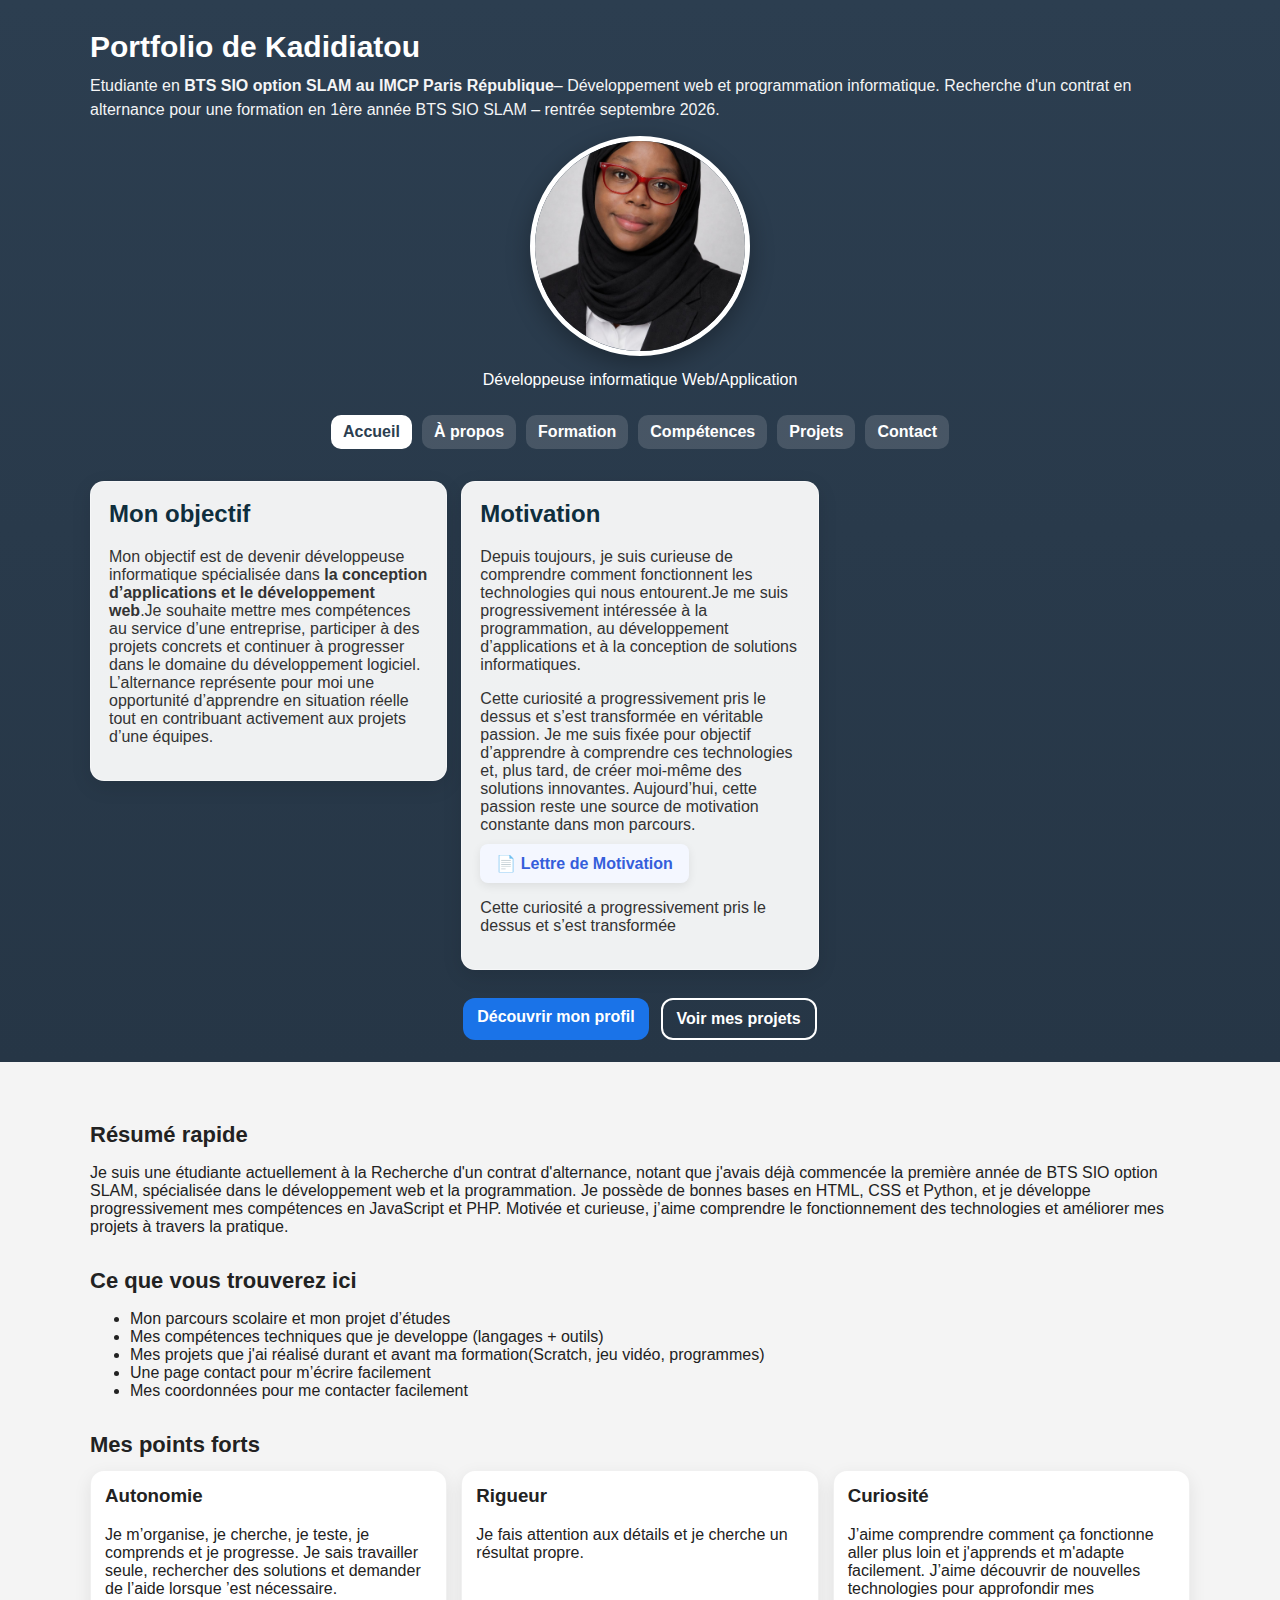
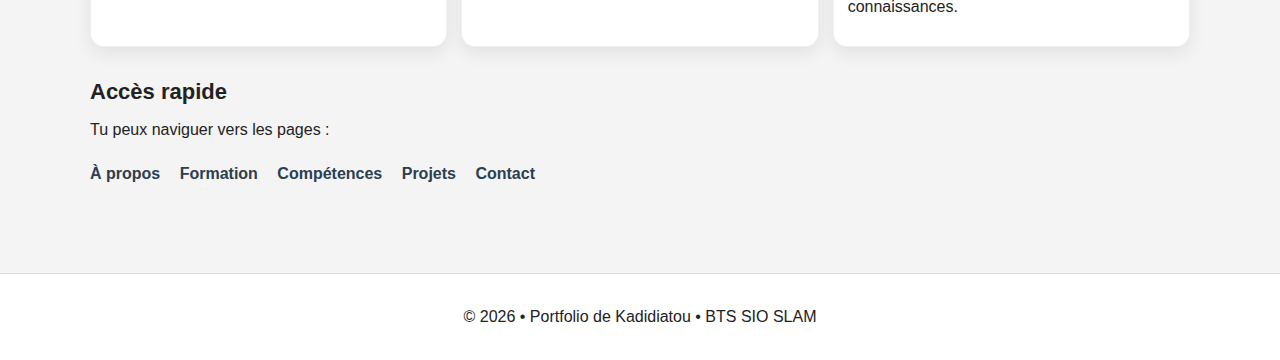
<file: docs/index.html>
<!DOCTYPE html>
<html lang="fr">
<head>
  <meta charset="UTF-8" />
  <title>Accueil - Portfolio Kadidiatou</title>
  <link rel="stylesheet" href="styles.css" />
</head>
<body>

<header class="hero-header">
  <div class="container">
    <h1>Portfolio de Kadidiatou</h1>
    <p class="hero-subtitle">
      Etudiante en<strong> BTS SIO option SLAM au IMCP Paris République</strong>– Développement web et programmation informatique.
      Recherche <stong>d'un contrat en alternance pour une formation en 1ère année BTS SIO SLAM – rentrée septembre 2026.</stong>
    </p>
            <div class="header-right">
                <img src="assets/photo.jpg/Photo_profil.jpeg" alt="Portrait de Kadidiatou TRAORE" class="profile-photo"> <!-- Texte alternatif plus descriptif -->
                <p class="annotation">Développeuse informatique Web/Application</p>
            </div>
    <!-- Menu directement sur l’accueil -->
    <nav class="menu">
      <a href="index.html" class="active">Accueil</a>
      <a href="apropos.html">À propos</a>
      <a href="formation.html">Formation</a>
      <a href="competences.html">Compétences</a>
      <a href="projets.html">Projets</a>
      <a href="contact.html">Contact</a>
    </nav>

    <div class="hero-cards">
      <div class="card">
        <h2>Mon objectif</h2>
        <p>
          Mon objectif est de devenir développeuse informatique spécialisée dans <strong>la conception 
          d’applications et le développement web</strong>.Je souhaite mettre mes compétences au service d’une 
          entreprise, participer à des projets concrets et continuer à progresser dans le 
          domaine du développement logiciel. L’alternance représente pour moi une opportunité d’apprendre 
          en situation réelle tout en contribuant activement aux projets d’une équipes.
        </p>
      </div>
      <div class="card">
        <h2>Motivation</h2>
    <p>
       Depuis toujours, je suis curieuse de comprendre comment fonctionnent les 
       technologies qui nous entourent.Je me suis progressivement intéressée à 
       la programmation, au développement d’applications et à la conception de 
       solutions informatiques.
    </p>

    <p>
        Cette curiosité a progressivement pris le dessus et s’est transformée 
        en véritable passion. Je me suis fixée pour objectif d’apprendre 
        à comprendre ces technologies et, plus tard, de créer moi-même 
        des solutions innovantes. Aujourd’hui, cette passion reste une 
        source de motivation constante dans mon parcours.<br>
        <a href="PDF/Lettre de Motivation original Imcp .pdf" class="doc-link" target="_blank">Lettre de Motivation</a>
    </p>
    <p>
        Cette curiosité a progressivement pris le dessus et s’est transformée 
    </p>
      </div>
    </div>

    <div class="hero-buttons">
      <a class="btn" href="apropos.html">Découvrir mon profil</a>
      <a class="btn btn-outline" href="projets.html">Voir mes projets</a>
    </div>
  </div>
</header>

<main class="container">
  <section class="section">
    <h2>Résumé rapide</h2>
    <p>
      Je suis une étudiante actuellement à la Recherche d'un contrat d'alternance, notant que 
      j'avais déjà commencée la première année 
      de BTS SIO option SLAM, spécialisée 
      dans le développement web et la 
      programmation.
      Je possède de bonnes bases en HTML, 
      CSS et Python, et je développe 
      progressivement mes compétences en 
      JavaScript et PHP.
      Motivée et curieuse, j’aime comprendre 
      le fonctionnement des technologies et 
      améliorer mes projets à travers la 
      pratique.
    </p>
  <section class="section">
    <h2>Ce que vous trouverez ici</h2>
    <p>
      <ul>
        <li>Mon parcours scolaire et mon projet d’études</li>
        <li>Mes compétences techniques que je developpe (langages + outils)</li>
        <li>Mes projets que j'ai réalisé durant et avant ma formation(Scratch, jeu vidéo, programmes)</li>
        <li>Une page contact pour m’écrire facilement</li>
        <li>Mes coordonnées pour me contacter facilement</li>
      </ul>
    </p>
  </section>

  <section class="section">
    <h2>Mes points forts</h2>
    <div class="grid-3">
      <div class="mini-card">
        <h3>Autonomie</h3>
        <p>Je m’organise, je cherche, je teste, je comprends et je progresse.
          Je sais travailler seule, rechercher des solutions et demander de l’aide lorsque ’est nécessaire.
        </p>
      </div>
      <div class="mini-card">
        <h3>Rigueur</h3>
        <p>Je fais attention aux détails et je cherche un résultat propre.</p>
      </div>
      <div class="mini-card">
        <h3>Curiosité</h3>
        <p>J’aime comprendre comment ça fonctionne aller plus loin et j'apprends et m'adapte facilement.
          J’aime découvrir de nouvelles technologies pour approfondir mes connaissances.
        </p>
      </div>
    </div>
  </section>

  <section class="section">
    <h2>Accès rapide</h2>
    <p>Tu peux naviguer vers les pages :</p>
    <div class="quick-links">
      <a href="apropos.html"> À propos</a>
      <a href="formation.html"> Formation</a>
      <a href="competences.html"> Compétences</a>
      <a href="projets.html"> Projets</a>
      <a href="contact.html"> Contact</a>
    </div>
  </section>
</main>
<footer>
  <div class="container">
    <p>© 2026 • Portfolio de Kadidiatou • BTS SIO SLAM</p>
  </div>
</footer>

</body>
</html>
</file>
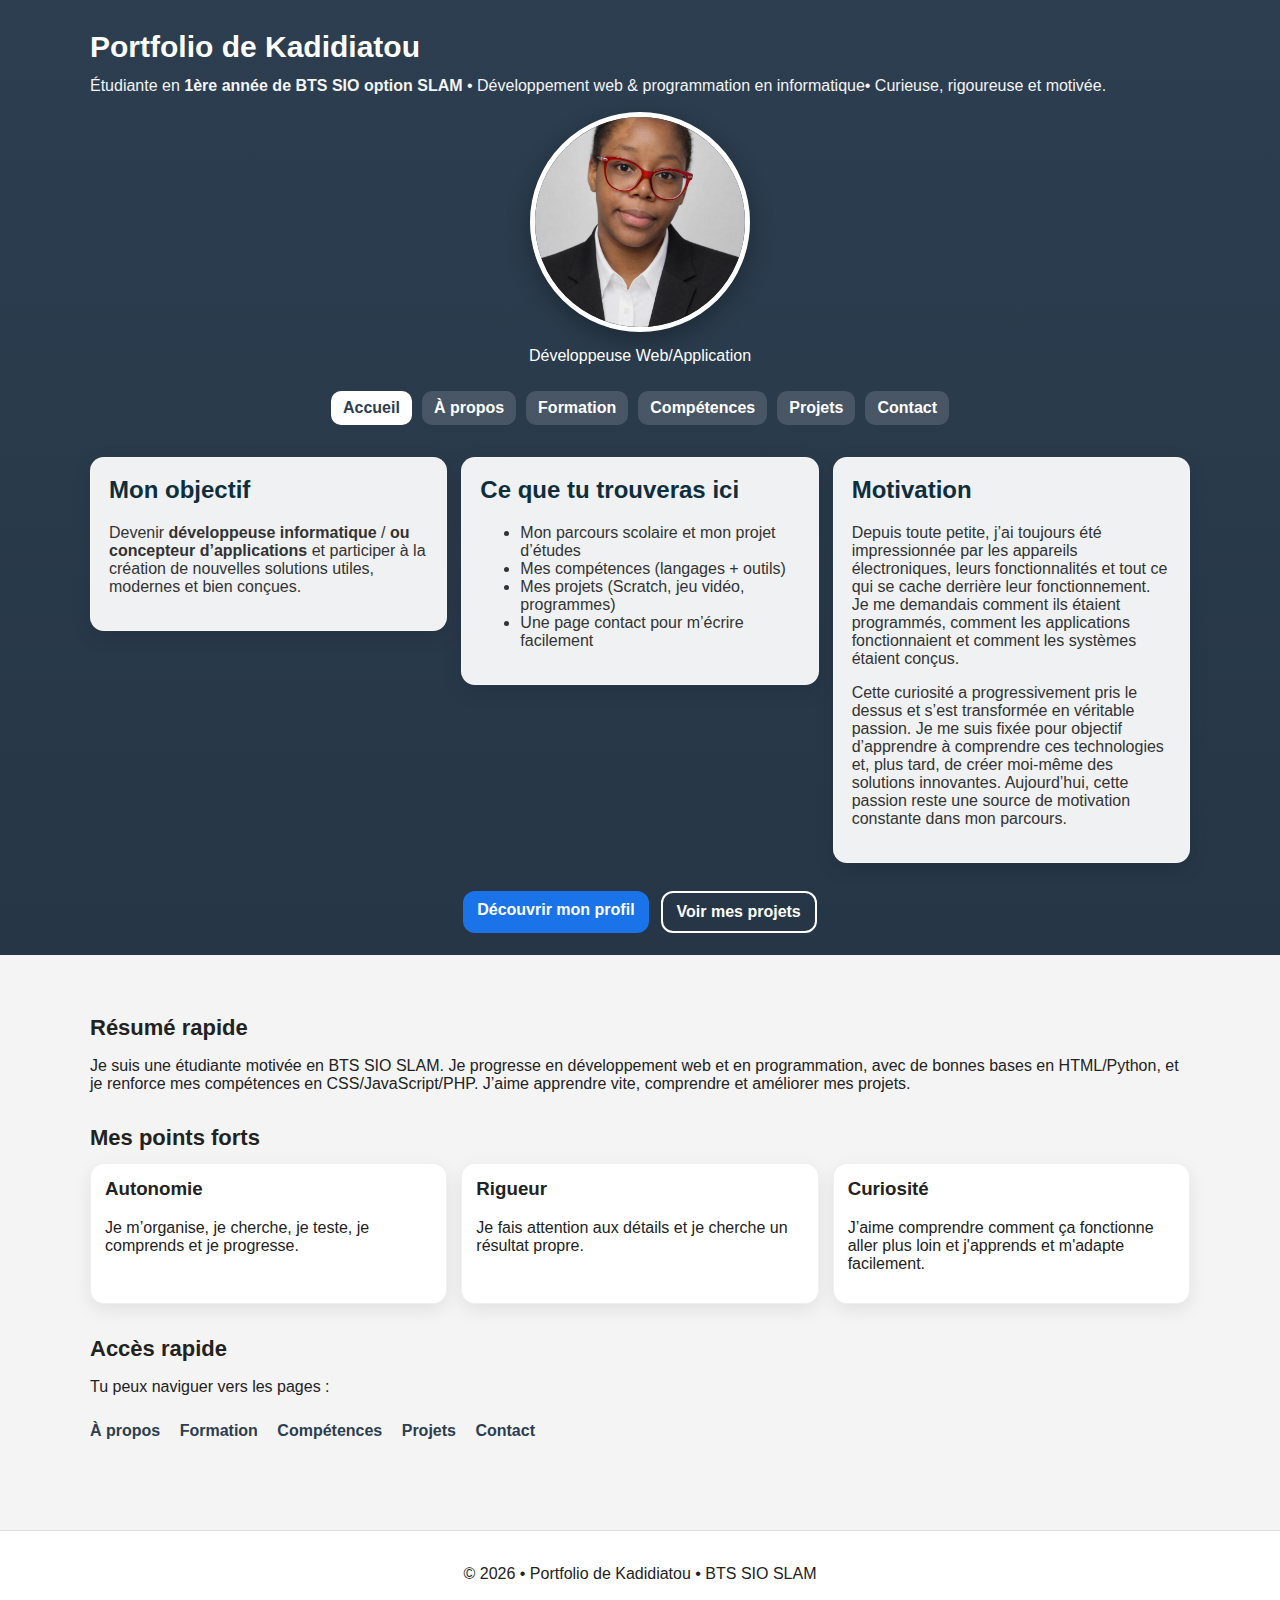
<file: site/index.html>
<!DOCTYPE html>
<html lang="fr">
<head>
  <meta charset="UTF-8" />
  <title>Accueil - Portfolio Kadidiatou</title>
  <link rel="stylesheet" href="styles.css" />
</head>
<body>

<header class="hero-header">
  <div class="container">
    <h1>Portfolio de Kadidiatou</h1>
    <p class="hero-subtitle">
      Étudiante en <strong>1ère année de BTS SIO option SLAM</strong> • Développement web & programmation en informatique•
      Curieuse, rigoureuse et motivée.
    </p>
            <div class="header-right">
                <img src="assets/photo.jpg/WhatsApp Image 2026-02-08 at 20.36.10.jpeg" alt="Portrait de Kadidiatou TRAORE" class="profile-photo"> <!-- Texte alternatif plus descriptif -->
                <p class="annotation">Développeuse Web/Application</p>
            </div>
    <!-- Menu directement sur l’accueil -->
    <nav class="menu">
      <a href="index.html" class="active">Accueil</a>
      <a href="apropos.html">À propos</a>
      <a href="formation.html">Formation</a>
      <a href="competences.html">Compétences</a>
      <a href="projets.html">Projets</a>
      <a href="contact.html">Contact</a>
    </nav>

    <div class="hero-cards">
      <div class="card">
        <h2>Mon objectif</h2>
        <p>
          Devenir <strong>développeuse informatique</strong> / <strong>ou concepteur d’applications</strong>
          et participer à la création de nouvelles solutions utiles, modernes et bien conçues.
        </p>
      </div>

      <div class="card">
        <h2>Ce que tu trouveras ici</h2>
        <ul>
          <li>Mon parcours scolaire et mon projet d’études</li>
          <li>Mes compétences (langages + outils)</li>
          <li>Mes projets (Scratch, jeu vidéo, programmes)</li>
          <li>Une page contact pour m’écrire facilement</li>
        </ul>
      </div>

      <div class="card">
        <h2>Motivation</h2>
    <p>
        Depuis toute petite, j’ai toujours été impressionnée par les appareils 
        électroniques, leurs fonctionnalités et tout ce qui se cache derrière 
        leur fonctionnement. Je me demandais comment ils étaient programmés, 
        comment les applications fonctionnaient et comment les systèmes étaient conçus.
    </p>

    <p>
        Cette curiosité a progressivement pris le dessus et s’est transformée 
        en véritable passion. Je me suis fixée pour objectif d’apprendre 
        à comprendre ces technologies et, plus tard, de créer moi-même 
        des solutions innovantes. Aujourd’hui, cette passion reste une 
        source de motivation constante dans mon parcours.
    </p>
      </div>
    </div>

    <div class="hero-buttons">
      <a class="btn" href="apropos.html">Découvrir mon profil</a>
      <a class="btn btn-outline" href="projets.html">Voir mes projets</a>
    </div>
  </div>
</header>

<main class="container">
  <section class="section">
    <h2>Résumé rapide</h2>
    <p>
      Je suis une étudiante motivée en BTS SIO SLAM. Je progresse en développement web
      et en programmation, avec de bonnes bases en HTML/Python, et je renforce mes compétences
      en CSS/JavaScript/PHP. J’aime apprendre vite, comprendre et améliorer mes projets.
    </p>
  </section>

  <section class="section">
    <h2>Mes points forts</h2>
    <div class="grid-3">
      <div class="mini-card">
        <h3>Autonomie</h3>
        <p>Je m’organise, je cherche, je teste, je comprends et je progresse.</p>
      </div>
      <div class="mini-card">
        <h3>Rigueur</h3>
        <p>Je fais attention aux détails et je cherche un résultat propre.</p>
      </div>
      <div class="mini-card">
        <h3>Curiosité</h3>
        <p>J’aime comprendre comment ça fonctionne aller plus loin et j'apprends et m'adapte facilement.</p>
      </div>
    </div>
  </section>

  <section class="section">
    <h2>Accès rapide</h2>
    <p>Tu peux naviguer vers les pages :</p>
    <div class="quick-links">
      <a href="apropos.html"> À propos</a>
      <a href="formation.html"> Formation</a>
      <a href="competences.html"> Compétences</a>
      <a href="projets.html"> Projets</a>
      <a href="contact.html"> Contact</a>
    </div>
  </section>
</main>
<footer>
  <div class="container">
    <p>© 2026 • Portfolio de Kadidiatou • BTS SIO SLAM</p>
  </div>
</footer>

</body>
</html>
</file>
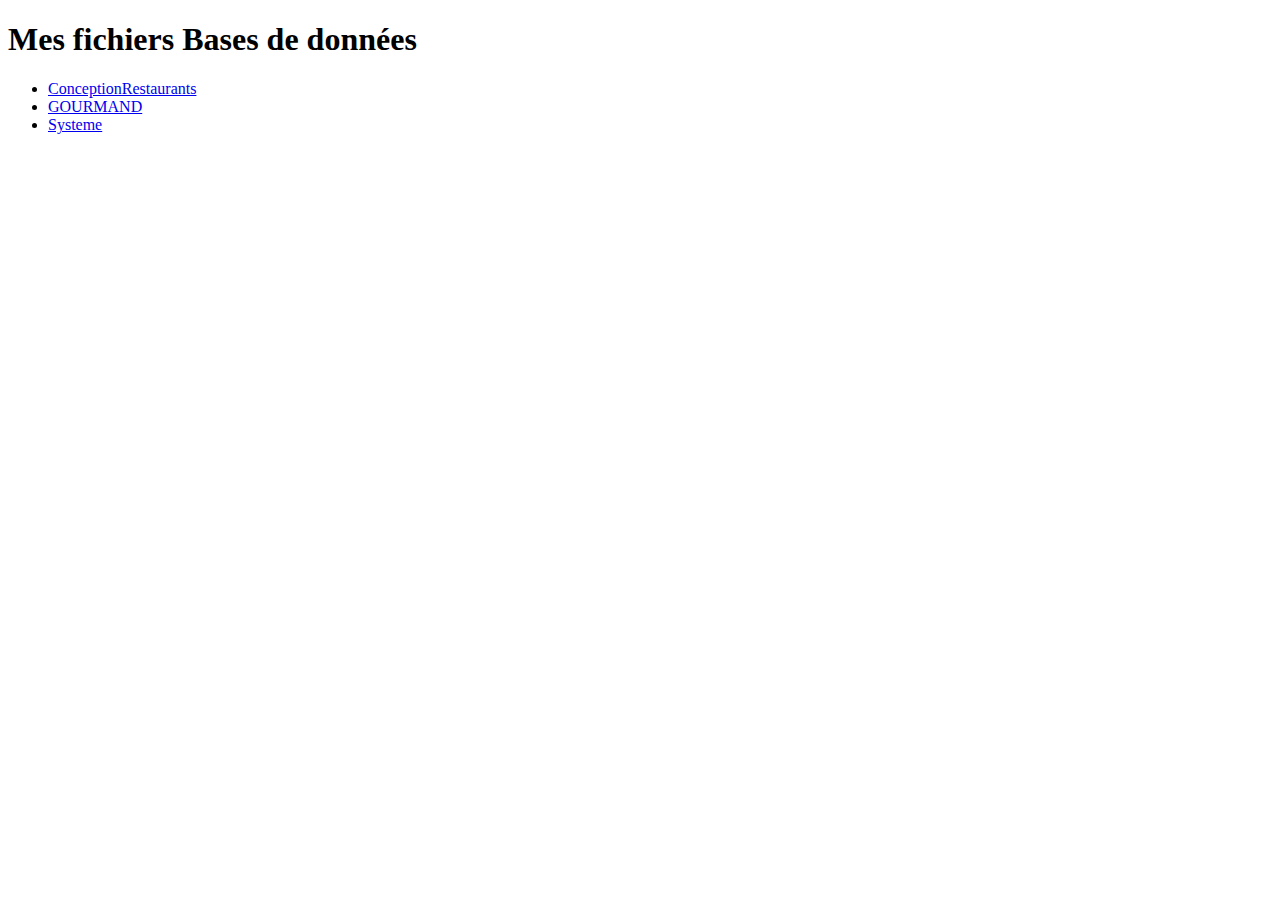
<file: docs/pdf/Bases_de_données/index.html>
<!DOCTYPE html>
<html lang="fr">
<head>
<meta charset="UTF-8">
<title>Bases de données</title>
</head>
<body>

<h1>Mes fichiers Bases de données</h1>

<ul>
<li><a href="ConceptionRestaurants">ConceptionRestaurants</a></li>
<li><a href="GOURMAND">GOURMAND</a></li>
<li><a href="Systeme">Systeme</a></li>
</ul>

</body>
</html>
</file>
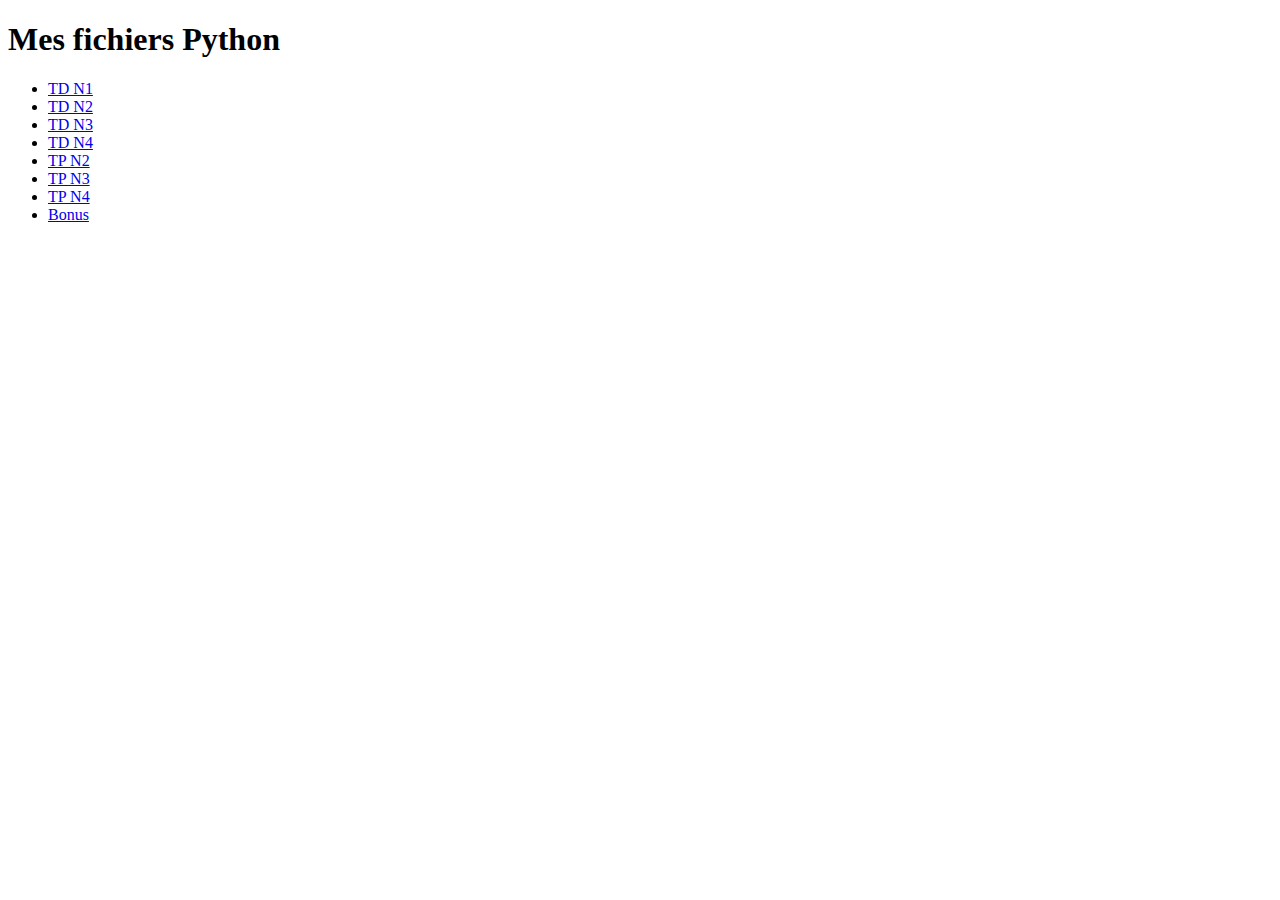
<file: docs/pdf/Python/index.html>
<!DOCTYPE html>
<html lang="fr">
<head>
<meta charset="UTF-8">
<title>Python</title>
</head>
<body>

<h1>Mes fichiers Python</h1>

<ul>
<li><a href="TD_N1/">TD N1</a></li>
<li><a href="TD_N2/">TD N2</a></li>
<li><a href="TD_N3/">TD N3</a></li>
<li><a href="TD_N4/">TD N4</a></li>
<li><a href="TP_N2/">TP N2</a></li>
<li><a href="TP_N3/">TP N3</a></li>
<li><a href="TP_N4/">TP N4</a></li>
<li><a href="Travail_bonus_python/">Bonus</a></li>

</ul>

</body>
</html>
</file>
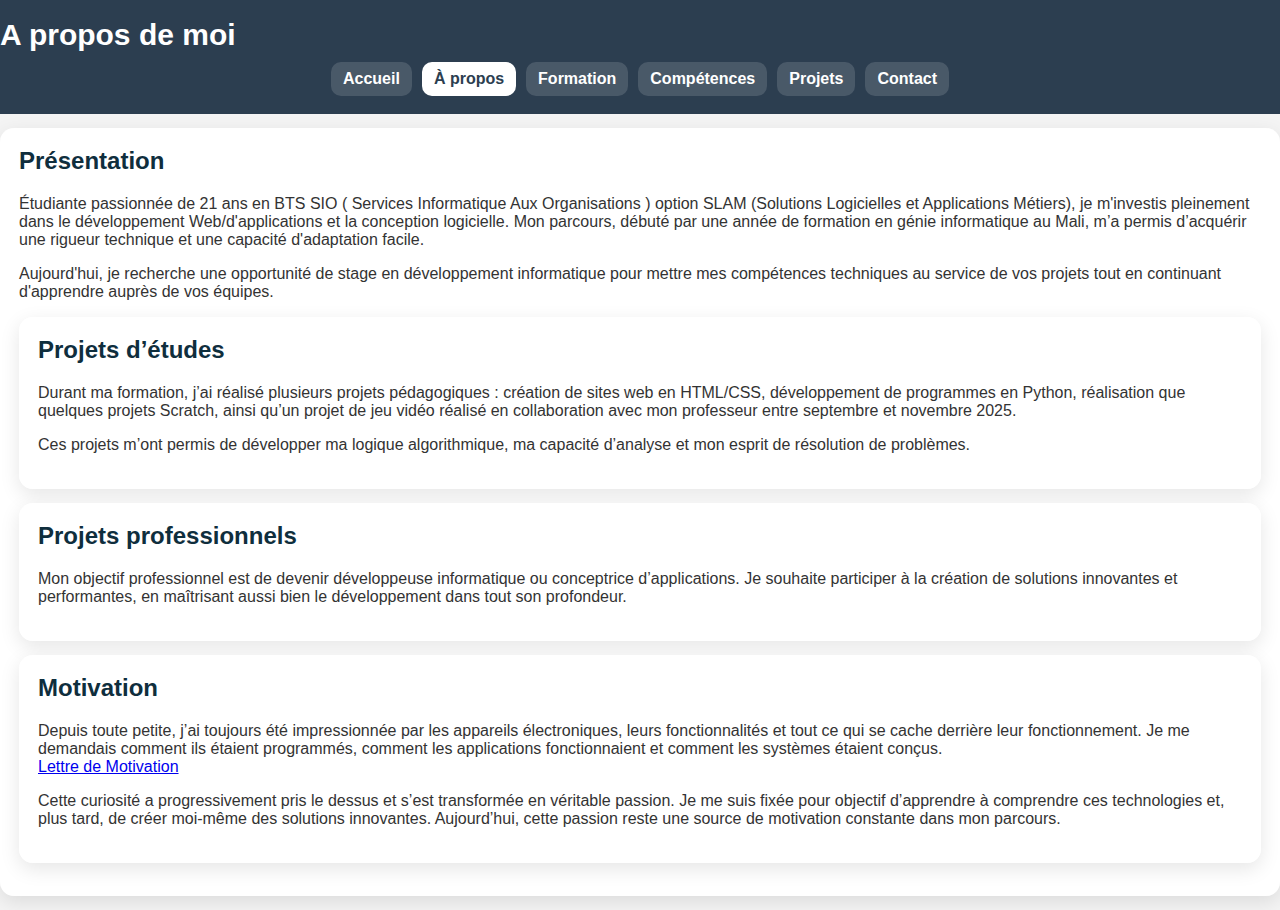
<file: docs/apropos.html>
<!DOCTYPE html>
<html lang="fr">
<head>
    <meta charset="UTF-8">
    <title>À propos - Portfolio Kadidiatou</title>
    <link rel="stylesheet" href="styles.css">
</head>
<body>

<header>
    <h1>A propos de moi</h1>
     <nav class="menu">
      <a href="index.html" >Accueil</a>
      <a href="apropos.html" class="active">À propos</a>
      <a href="formation.html">Formation</a>
      <a href="competences.html">Compétences</a>
      <a href="projets.html">Projets</a>
      <a href="contact.html">Contact</a>
    </nav>
</header>

<div class="card">

    <h2>Présentation</h2>
    <p>
        Étudiante passionnée de 21 ans en BTS SIO ( Services Informatique Aux Organisations ) option SLAM
        (Solutions Logicielles et Applications Métiers), je m'investis pleinement 
        dans le développement Web/d'applications et la conception logicielle. Mon parcours, débuté 
        par une année de formation en génie informatique au Mali, m’a permis d’acquérir une rigueur technique 
        et une capacité d'adaptation facile.
        
    </p>

    <p>
        Aujourd'hui, je recherche une opportunité de stage en développement informatique 
        pour mettre mes compétences techniques au service de vos projets tout 
        en continuant d'apprendre auprès de vos équipes.
    </p>

<div class="card">
    <h2>Projets d’études</h2>
    <p>
        Durant ma formation, j’ai réalisé plusieurs projets pédagogiques :
        création de sites web en HTML/CSS, développement de programmes en Python,
        réalisation que quelques projets Scratch, ainsi qu’un projet de jeu vidéo 
        réalisé en collaboration avec mon professeur entre septembre 
        et novembre 2025.
    </p>

    <p>
        Ces projets m’ont permis de développer ma logique algorithmique, 
        ma capacité d’analyse et mon esprit de résolution de problèmes.
    </p>
</div>
<div class="card">
    <h2>Projets professionnels</h2>
    <p>
        Mon objectif professionnel est de devenir développeuse informatique 
        ou conceptrice d’applications. Je souhaite participer à la création 
        de solutions innovantes et performantes, en maîtrisant aussi bien 
        le développement dans tout son profondeur.
    </p>
</div>
<div class="card">
    <h2>Motivation</h2>
    <p>
        Depuis toute petite, j’ai toujours été impressionnée par les appareils 
        électroniques, leurs fonctionnalités et tout ce qui se cache derrière 
        leur fonctionnement. Je me demandais comment ils étaient programmés, 
        comment les applications fonctionnaient et comment les systèmes étaient conçus.</br> <a href="PDF/Lettre_de_motivation_Fac_Kadidiatou_Traore.pdf" target="_blank">Lettre de Motivation</a>
    </p>

    <p>
        Cette curiosité a progressivement pris le dessus et s’est transformée 
        en véritable passion. Je me suis fixée pour objectif d’apprendre 
        à comprendre ces technologies et, plus tard, de créer moi-même 
        des solutions innovantes. Aujourd’hui, cette passion reste une 
        source de motivation constante dans mon parcours.
    </p>
</div>
</div>

</body>
</html>
</file>
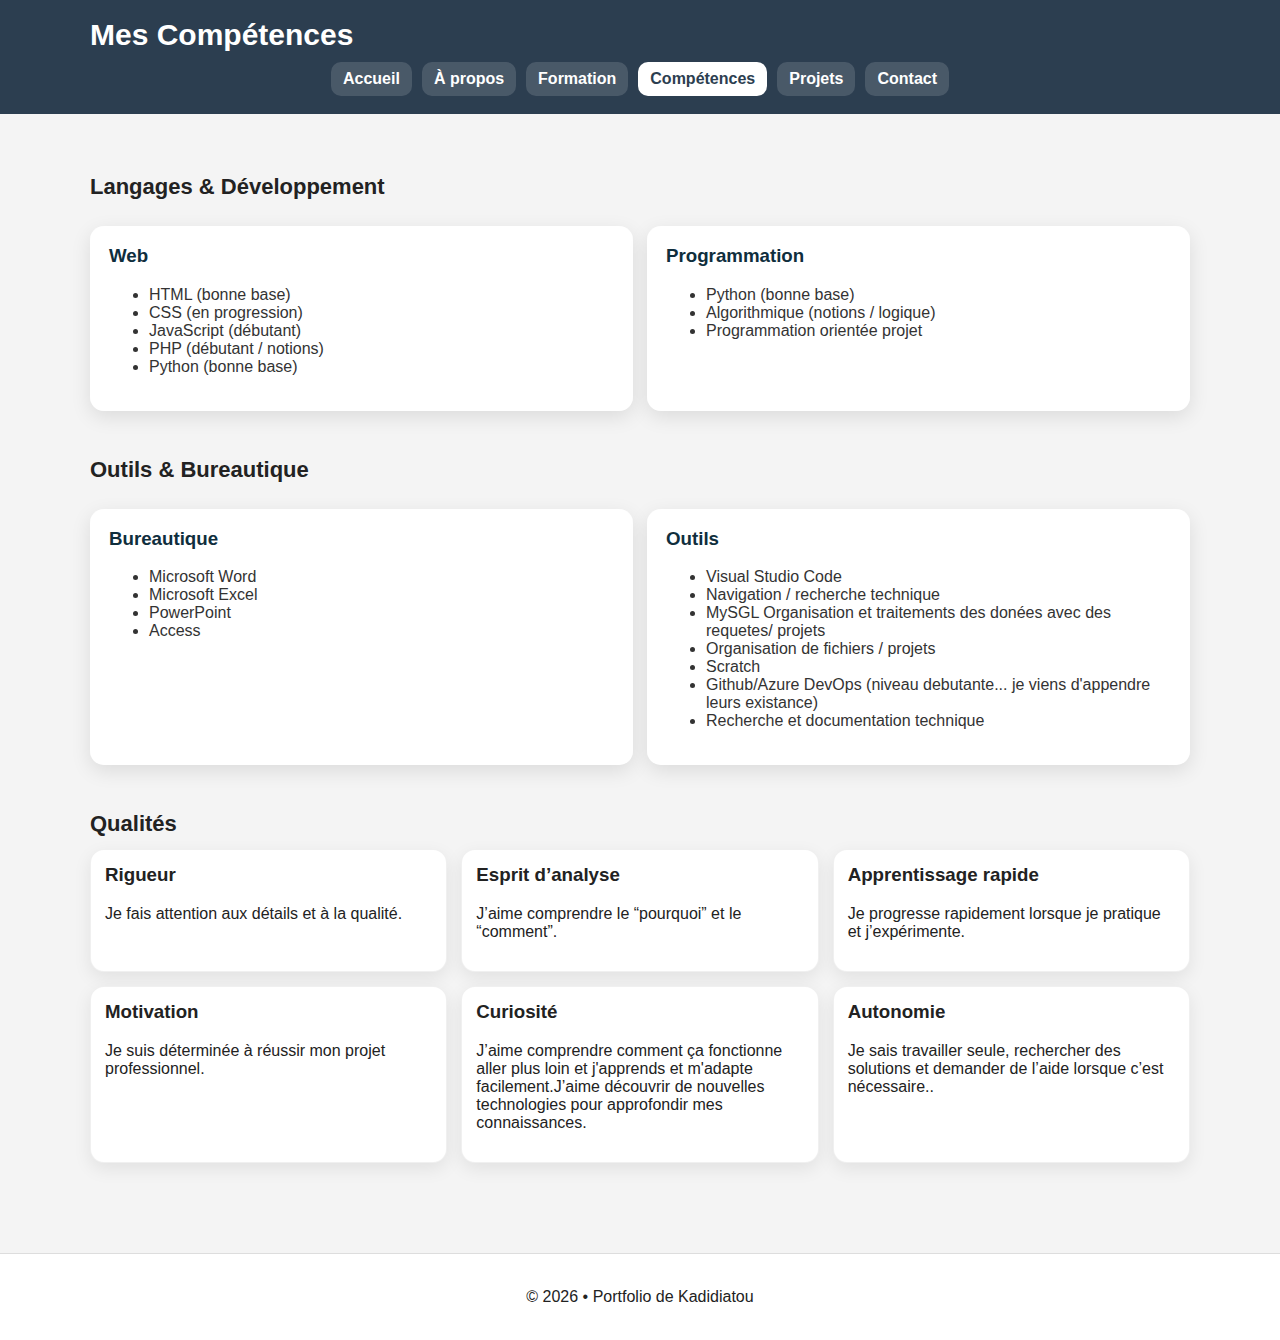
<file: docs/competences.html>
<!DOCTYPE html>
<html lang="fr">
<head>
  <meta charset="UTF-8" />
  <title>Compétences - Portfolio Kadidiatou</title>
  <link rel="stylesheet" href="styles.css" />
</head>
<body>

<header>
  <div class="container">
    <h1>Mes Compétences</h1>
    <nav class="menu">
      <a href="index.html">Accueil</a>
      <a href="apropos.html">À propos</a>
      <a href="formation.html">Formation</a>
      <a href="competences.html" class="active">Compétences</a>
      <a href="projets.html">Projets</a>
      <a href="contact.html">Contact</a>
    </nav>
  </div>
</header>

<main class="container">
  <section class="section">
    <h2>Langages & Développement</h2>
    <div class="grid-2">
      <div class="card">
        <h3>Web</h3>
        <ul>
          <li>HTML (bonne base)</li>
          <li>CSS (en progression)</li>
          <li>JavaScript (débutant)</li>
          <li>PHP (débutant / notions)</li>
          <li>Python (bonne base)</li>
        </ul>
      </div>

      <div class="card">
        <h3>Programmation</h3>
        <ul>
          <li>Python (bonne base)</li>
          <li>Algorithmique (notions / logique)</li>
          <li>Programmation orientée projet</li>
        </ul>
      </div>
    </div>
  </section>

  <section class="section">
    <h2>Outils & Bureautique</h2>
    <div class="grid-2">
      <div class="card">
        <h3>Bureautique</h3>
        <ul>
          <li>Microsoft Word</li>
          <li>Microsoft Excel</li>
          <li>PowerPoint</li>
          <li>Access</li>
          
        </ul>
      </div>
      <div class="card">
        <h3>Outils</h3>
        <ul>
          <li>Visual Studio Code</li>
          <li>Navigation / recherche technique</li>
          <li>MySGL Organisation et traitements des donées avec des requetes/ projets</li>
          <li>Organisation de fichiers / projets</li>
          <li>Scratch</li>
          <li>Github/Azure DevOps (niveau debutante... je viens d'appendre leurs existance)</li>
          <li>Recherche et documentation technique</li>
        </ul>
      </div>
    </div>
  </section>

  <section class="section">
    <h2>Qualités</h2>
    <div class="grid-3">
      <div class="mini-card"><h3>Rigueur</h3><p>Je fais attention aux détails et à la qualité.</p></div>
      <div class="mini-card"><h3>Esprit d’analyse</h3><p>J’aime comprendre le “pourquoi” et le “comment”.</p></div>
      <div class="mini-card"><h3>Apprentissage rapide</h3><p>Je progresse rapidement lorsque je pratique et j’expérimente.</p></div>
      <div class="mini-card"><h3>Motivation</h3><p>Je suis déterminée à réussir mon projet professionnel.</p></div>
      <div class="mini-card"><h3>Curiosité</h3><p>J’aime comprendre comment ça fonctionne aller plus loin et j'apprends et m'adapte facilement.J’aime découvrir de nouvelles technologies pour approfondir mes connaissances.</p></div>
      <div class="mini-card"><h3>Autonomie</h3><p>Je sais travailler seule, rechercher des solutions et demander de l’aide lorsque c’est nécessaire..</p></div>
    </div>
  </section>
</main>

<footer>
  <div class="container">
    <p>© 2026 • Portfolio de Kadidiatou</p>
  </div>
</footer>

</body>
</html>
</file>
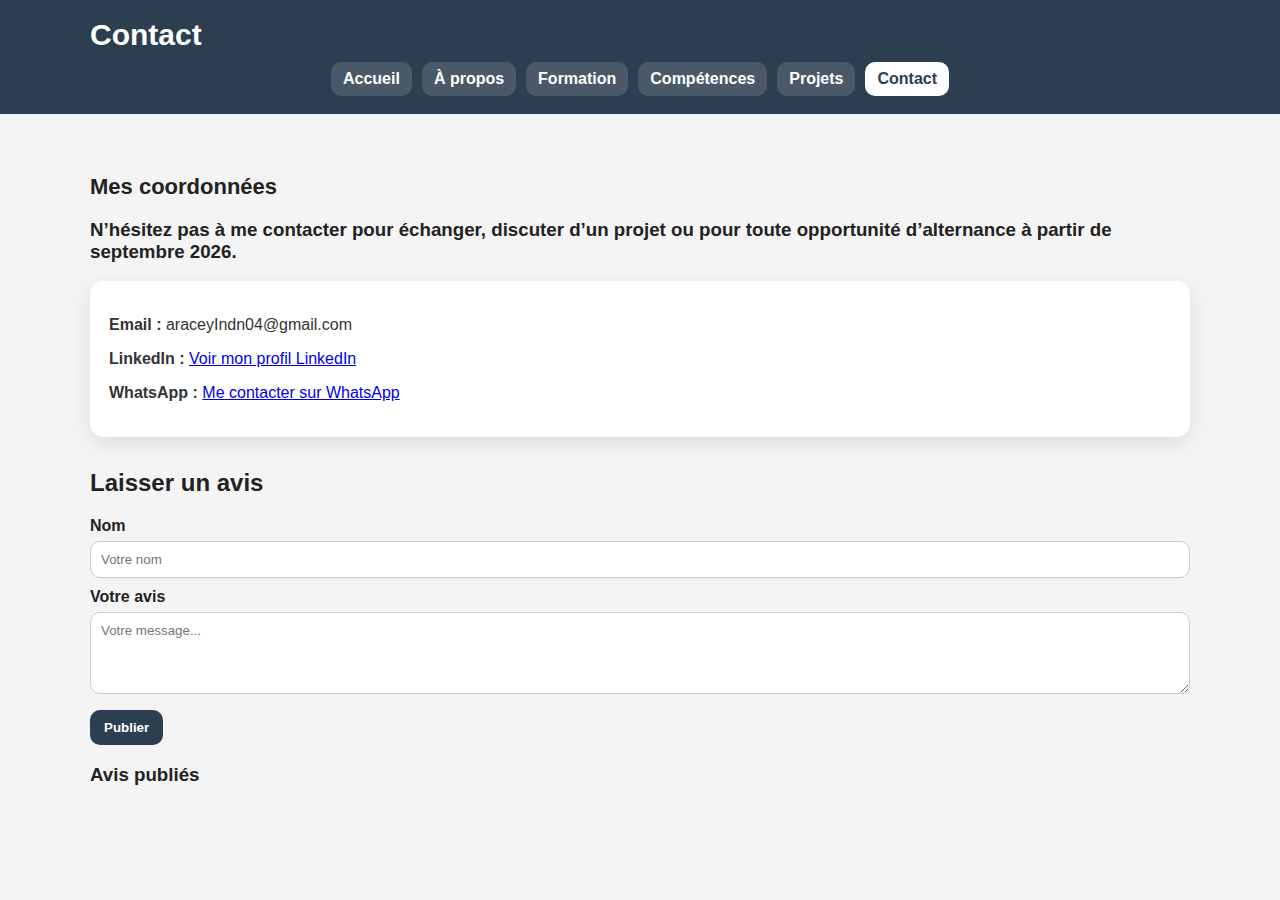
<file: docs/contact.html>
<!DOCTYPE html>
<html lang="fr">
<head>
  <meta charset="UTF-8" />
  <title>Contact - Portfolio Kadidiatou</title>
  <link rel="stylesheet" href="styles.css" />
</head>
<body>

<header>
  <div class="container">
    <h1>Contact</h1>
    <nav class="menu">
      <a href="index.html">Accueil</a>
      <a href="apropos.html">À propos</a>
      <a href="formation.html">Formation</a>
      <a href="competences.html">Compétences</a>
      <a href="projets.html">Projets</a>
      <a href="contact.html" class="active">Contact</a>
    </nav>
  </div>
</header>

<main class="container">
  <section class="section">
  <h2>Mes coordonnées</h2>
  <h3>N’hésitez pas à me contacter pour échanger, discuter d’un projet 
    ou pour toute opportunité d’alternance à partir de septembre 2026.</h3>

  <div class="card contact-card">
    <p><strong>Email :</strong> araceyIndn04@gmail.com</p>
    <p><strong>LinkedIn :</strong> 
      <a href="https://www.linkedin.com/in/kadidiatou-l-traore-b666ba391" target="_blank">Voir mon profil LinkedIn</a>
    </p>
    <p><strong>WhatsApp :</strong> 
      <a href="https://wa.me/33753237703" target="_blank">Me contacter sur WhatsApp</a>
    </p>
  </div>
</section>

<section class="avis-section">

<h2>Laisser un avis</h2>

<form id="formAvis">

<label for="nom">Nom</label>
<input type="text" id="nom" placeholder="Votre nom" required>

<label for="message">Votre avis</label>
<textarea id="message" rows="4" placeholder="Votre message..." required></textarea>

<button type="submit">Publier</button>

</form>

<h3>Avis publiés</h3>

<div class="avis-container" id="listeAvis">

</div>

</section>
</main>
</body>
</html>
</file>
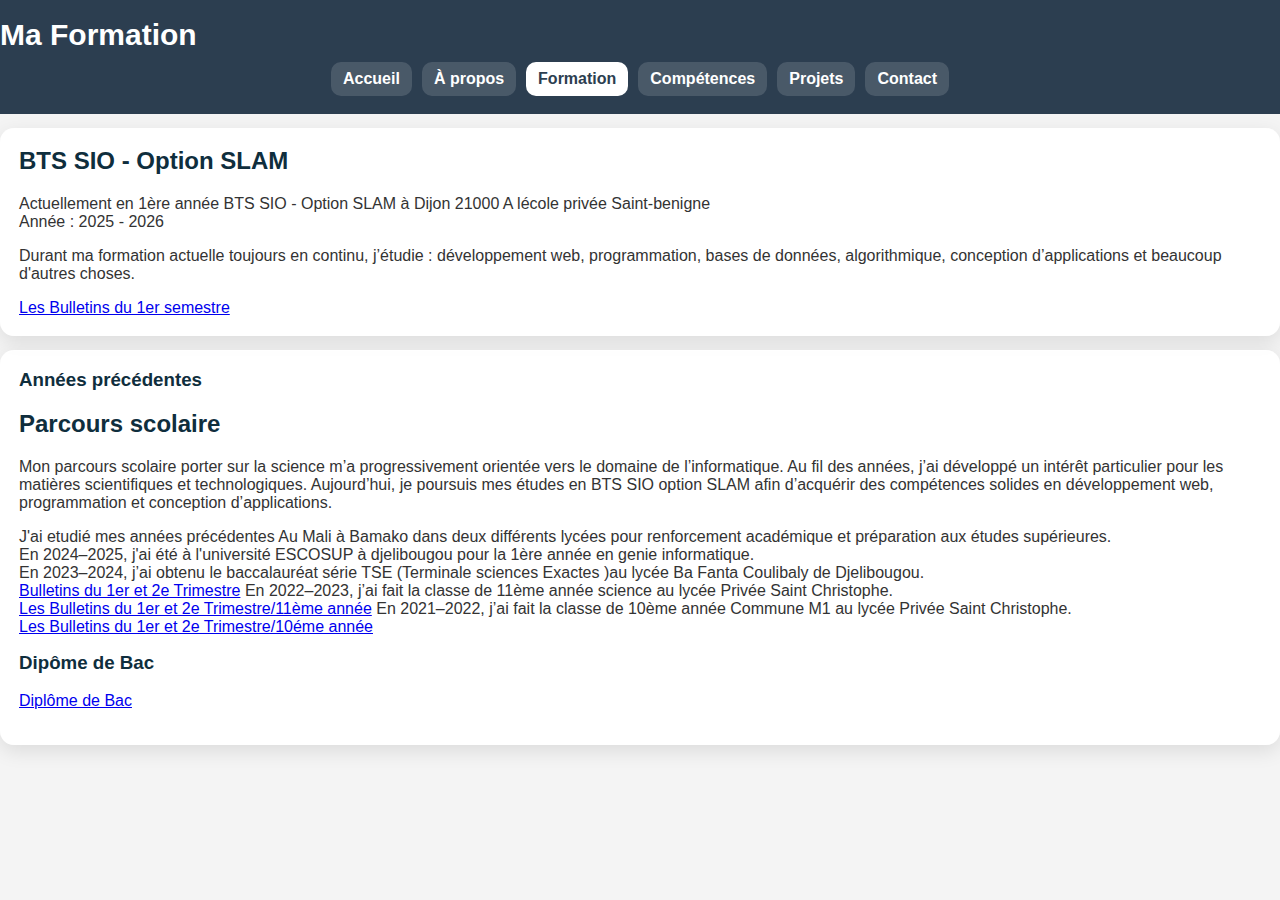
<file: docs/formation.html>
<!DOCTYPE html>
<html>
<head>
    <meta charset="UTF-8">
    <title>Formation</title>
    <link rel="stylesheet" href="styles.css">
</head>
<body>

<header>
    <h1>Ma Formation</h1>
     <nav class="menu">
      <a href="index.html">Accueil</a>
      <a href="apropos.html">À propos</a>
      <a href="formation.html" class="active">Formation</a>
      <a href="competences.html">Compétences</a>
      <a href="projets.html">Projets</a>
      <a href="contact.html">Contact</a>
    </nav>

</header>

<div class="card">
    <h2>BTS SIO - Option SLAM </h2>
    <p>Actuellement en 1ère année BTS SIO - Option SLAM à Dijon 21000 A lécole privée Saint-benigne <br> Année : 2025 - 2026</p>

    <p>
        Durant ma formation actuelle toujours en continu, j’étudie :
        développement web, programmation, bases de données,
        algorithmique, conception d’applications et beaucoup d'autres choses.
    </p>
    <a href="PDF/BUL 1BTS SEM.1 25-26.pdf" target="_blank">Les Bulletins du 1er semestre</a>
</div>
<div class="card">
    <h3>Années précédentes</h3>
     <h2>Parcours scolaire</h2>
    <p>
        Mon parcours scolaire porter sur la science m’a progressivement orientée vers le domaine 
        de l’informatique. Au fil des années, j’ai développé un intérêt 
        particulier pour les matières scientifiques et technologiques.
        Aujourd’hui, je poursuis mes études en BTS SIO option SLAM afin 
        d’acquérir des compétences solides en développement web, 
        programmation et conception d’applications.
    </p>
    <p>
        J'ai etudié mes années précédentes Au Mali à Bamako dans deux différents lycées pour renforcement académique
        et préparation aux études supérieures.<br>
        En 2024–2025, j'ai été à l'université ESCOSUP à djelibougou pour la 1ère année en genie informatique.<br>
        En 2023–2024, j’ai obtenu le baccalauréat série TSE (Terminale sciences Exactes )au lycée Ba Fanta Coulibaly de Djelibougou.<br> <a href="PDF/Bulletins 1er et 2e trimestre Tse LBFC.pdf" target="_blank">Bulletins du 1er et 2e Trimestre</a>
        En 2022–2023, j’ai fait la classe de 11ème année science au lycée Privée Saint Christophe.<br> <a href="PDF/Bulletins 11ème Année.pdf" target="_blank">Les Bulletins du 1er et 2e Trimestre/11ème année</a>
        En 2021–2022, j’ai fait la classe de 10ème année Commune M1 au lycée Privée Saint Christophe.<br> <a href="PDF/Bulletins 10ème Année.pdf" target="_blank">Les Bulletins du 1er et 2e Trimestre/10éme année</a>
    </p>
    <p>
        <h3>Dipôme de Bac</h3>
        <a href="PDF/Bac KADIDIATOU L TRAORE1.pdf" target="_blank">Diplôme de Bac</a>
    </p>
</div>
</div>
</body>
</html>
</file>
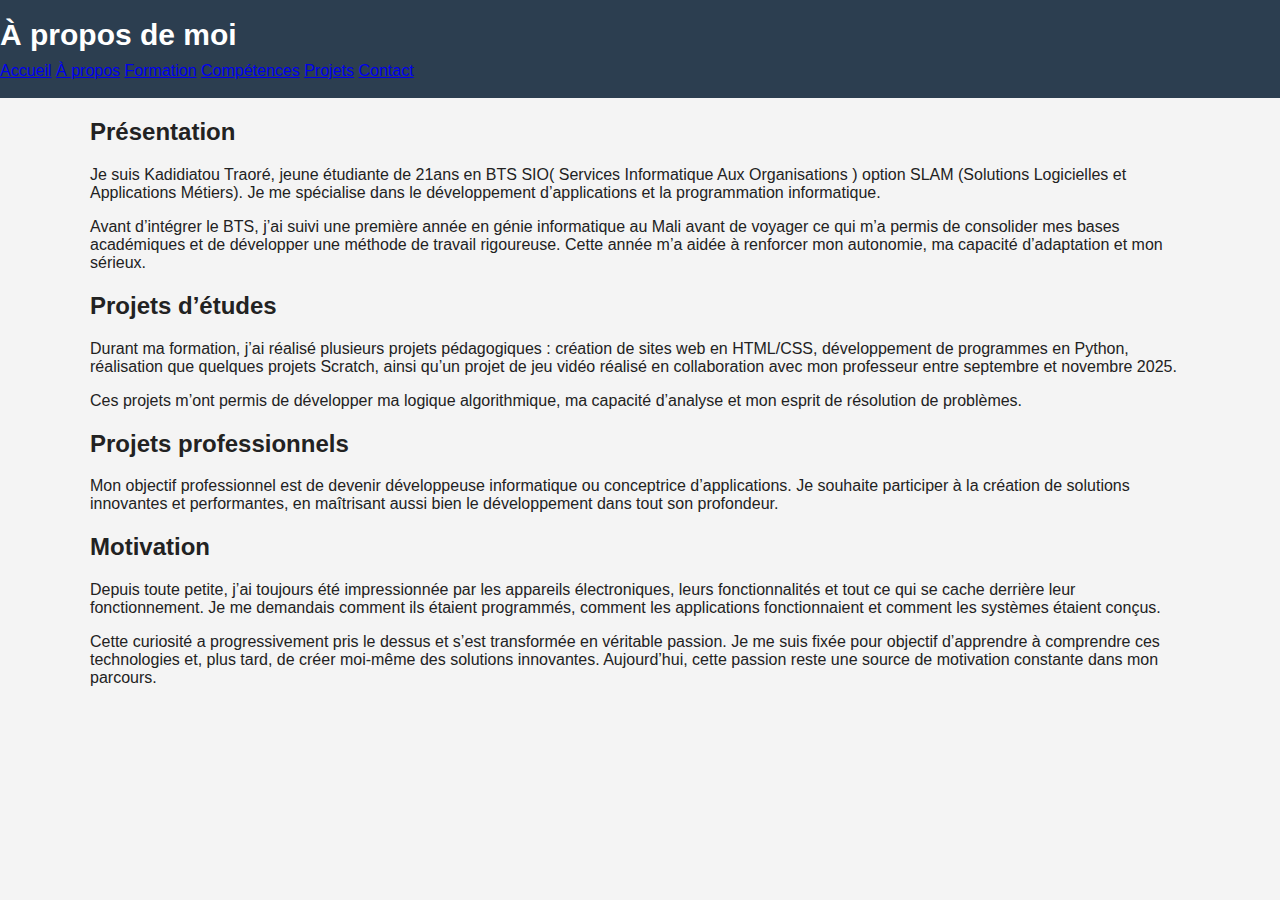
<file: site/apropos.html>
<!DOCTYPE html>
<html lang="fr">
<head>
    <meta charset="UTF-8">
    <title>À propos - Portfolio Kadidiatou</title>
    <link rel="stylesheet" href="styles.css">
</head>
<body>

<header>
    <h1>À propos de moi</h1>
    <nav>
        <a href="index.html">Accueil</a>
        <a href="apropos.html">À propos</a>
        <a href="formation.html">Formation</a>
        <a href="competences.html">Compétences</a>
        <a href="projets.html">Projets</a>
        <a href="contact.html">Contact</a>
    </nav>
</header>

<div class="container">

    <h2>Présentation</h2>
    <p>
        Je suis Kadidiatou Traoré, jeune étudiante de 21ans en BTS SIO( Services Informatique Aux Organisations ) option SLAM 
        (Solutions Logicielles et Applications Métiers). 
        Je me spécialise dans le développement d’applications 
        et la programmation informatique.
    </p>

    <p>
        Avant d’intégrer le BTS, j’ai suivi une première année en génie informatique au Mali avant de voyager ce  
        qui m’a permis de consolider mes bases académiques et de développer 
        une méthode de travail rigoureuse. Cette année m’a aidée à renforcer 
        mon autonomie, ma capacité d’adaptation et mon sérieux.
    </p>


    <h2>Projets d’études</h2>
    <p>
        Durant ma formation, j’ai réalisé plusieurs projets pédagogiques :
        création de sites web en HTML/CSS, développement de programmes en Python,
        réalisation que quelques projets Scratch, ainsi qu’un projet de jeu vidéo 
        réalisé en collaboration avec mon professeur entre septembre 
        et novembre 2025.
    </p>

    <p>
        Ces projets m’ont permis de développer ma logique algorithmique, 
        ma capacité d’analyse et mon esprit de résolution de problèmes.
    </p>

    <h2>Projets professionnels</h2>
    <p>
        Mon objectif professionnel est de devenir développeuse informatique 
        ou conceptrice d’applications. Je souhaite participer à la création 
        de solutions innovantes et performantes, en maîtrisant aussi bien 
        le développement dans tout son profondeur.
    </p>

    <h2>Motivation</h2>
    <p>
        Depuis toute petite, j’ai toujours été impressionnée par les appareils 
        électroniques, leurs fonctionnalités et tout ce qui se cache derrière 
        leur fonctionnement. Je me demandais comment ils étaient programmés, 
        comment les applications fonctionnaient et comment les systèmes étaient conçus.
    </p>

    <p>
        Cette curiosité a progressivement pris le dessus et s’est transformée 
        en véritable passion. Je me suis fixée pour objectif d’apprendre 
        à comprendre ces technologies et, plus tard, de créer moi-même 
        des solutions innovantes. Aujourd’hui, cette passion reste une 
        source de motivation constante dans mon parcours.
    </p>

</div>

</body>
</html>
</file>
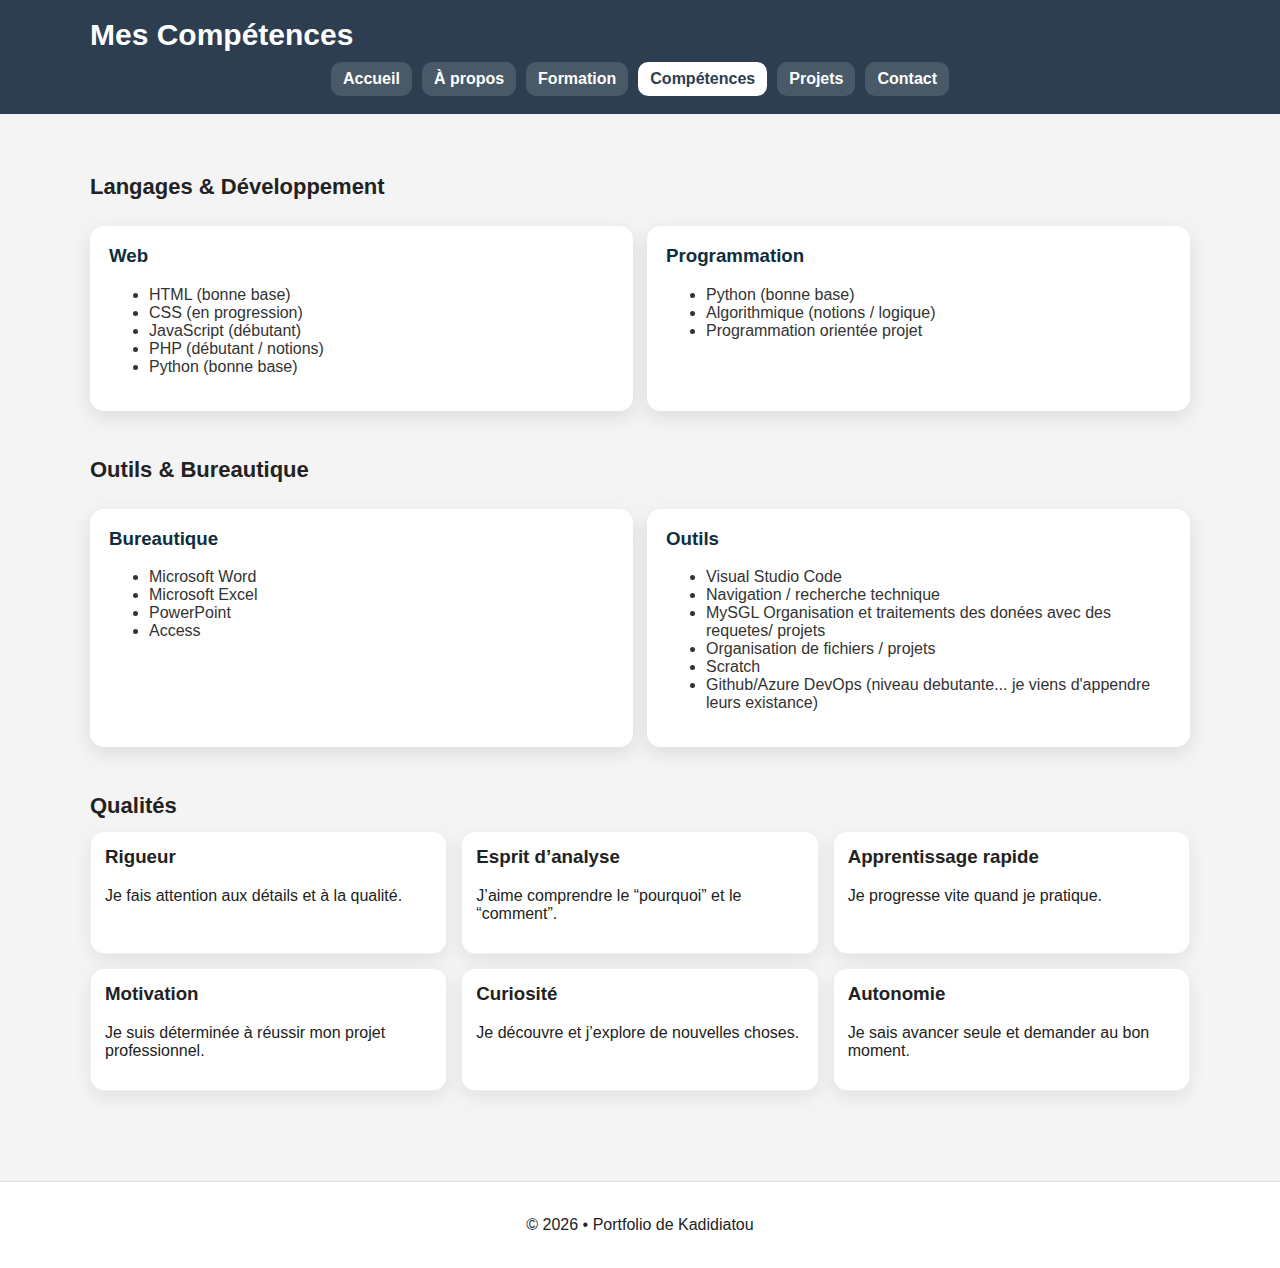
<file: site/competences.html>
<!DOCTYPE html>
<html lang="fr">
<head>
  <meta charset="UTF-8" />
  <title>Compétences - Portfolio Kadidiatou</title>
  <link rel="stylesheet" href="styles.css" />
</head>
<body>

<header>
  <div class="container">
    <h1>Mes Compétences</h1>
    <nav class="menu">
      <a href="index.html">Accueil</a>
      <a href="apropos.html">À propos</a>
      <a href="formation.html">Formation</a>
      <a href="competences.html" class="active">Compétences</a>
      <a href="projets.html">Projets</a>
      <a href="contact.html">Contact</a>
    </nav>
  </div>
</header>

<main class="container">
  <section class="section">
    <h2>Langages & Développement</h2>
    <div class="grid-2">
      <div class="card">
        <h3>Web</h3>
        <ul>
          <li>HTML (bonne base)</li>
          <li>CSS (en progression)</li>
          <li>JavaScript (débutant)</li>
          <li>PHP (débutant / notions)</li>
          <li>Python (bonne base)</li>
        </ul>
      </div>

      <div class="card">
        <h3>Programmation</h3>
        <ul>
          <li>Python (bonne base)</li>
          <li>Algorithmique (notions / logique)</li>
          <li>Programmation orientée projet</li>
        </ul>
      </div>
    </div>
  </section>

  <section class="section">
    <h2>Outils & Bureautique</h2>
    <div class="grid-2">
      <div class="card">
        <h3>Bureautique</h3>
        <ul>
          <li>Microsoft Word</li>
          <li>Microsoft Excel</li>
          <li>PowerPoint</li>
          <li>Access</li>
          
        </ul>
      </div>
      <div class="card">
        <h3>Outils</h3>
        <ul>
          <li>Visual Studio Code</li>
          <li>Navigation / recherche technique</li>
          <li>MySGL Organisation et traitements des donées avec des requetes/ projets</li>
          <li>Organisation de fichiers / projets</li>
          <li>Scratch</li>
          <li>Github/Azure DevOps (niveau debutante... je viens d'appendre leurs existance)</li>
        </ul>
      </div>
    </div>
  </section>

  <section class="section">
    <h2>Qualités</h2>
    <div class="grid-3">
      <div class="mini-card"><h3>Rigueur</h3><p>Je fais attention aux détails et à la qualité.</p></div>
      <div class="mini-card"><h3>Esprit d’analyse</h3><p>J’aime comprendre le “pourquoi” et le “comment”.</p></div>
      <div class="mini-card"><h3>Apprentissage rapide</h3><p>Je progresse vite quand je pratique.</p></div>
      <div class="mini-card"><h3>Motivation</h3><p>Je suis déterminée à réussir mon projet professionnel.</p></div>
      <div class="mini-card"><h3>Curiosité</h3><p>Je découvre et j’explore de nouvelles choses.</p></div>
      <div class="mini-card"><h3>Autonomie</h3><p>Je sais avancer seule et demander au bon moment.</p></div>
    </div>
  </section>
</main>

<footer>
  <div class="container">
    <p>© 2026 • Portfolio de Kadidiatou</p>
  </div>
</footer>

</body>
</html>
</file>
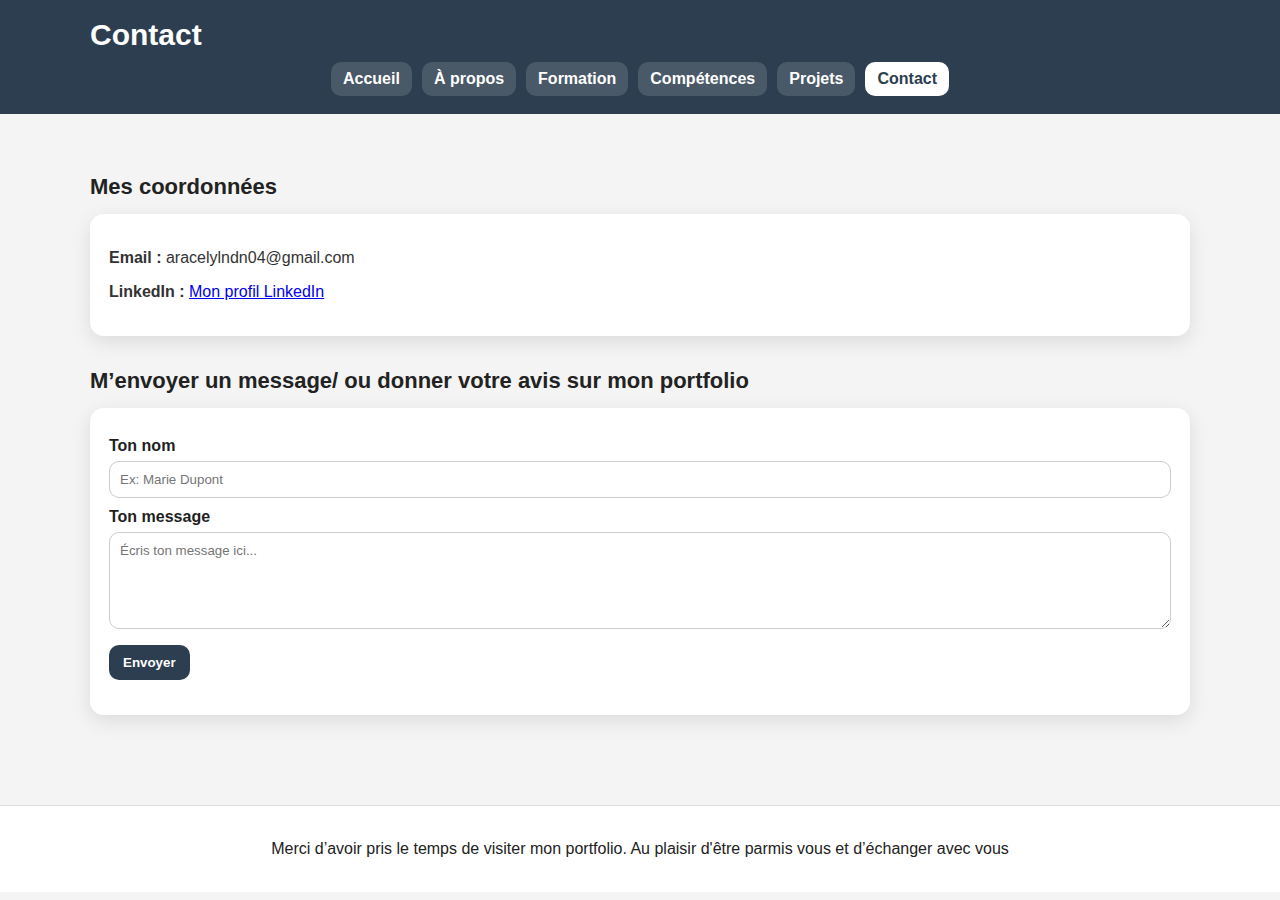
<file: site/contact.html>
<!DOCTYPE html>
<html lang="fr">
<head>
  <meta charset="UTF-8" />
  <title>Contact - Portfolio Kadidiatou</title>
  <link rel="stylesheet" href="styles.css" />
</head>
<body>

<header>
  <div class="container">
    <h1>Contact</h1>
    <nav class="menu">
      <a href="index.html">Accueil</a>
      <a href="apropos.html">À propos</a>
      <a href="formation.html">Formation</a>
      <a href="competences.html">Compétences</a>
      <a href="projets.html">Projets</a>
      <a href="contact.html" class="active">Contact</a>
    </nav>
  </div>
</header>

<main class="container">
  <section class="section">
    <h2>Mes coordonnées</h2>
    <div class="card">
      <p><strong>Email :</strong> aracelylndn04@gmail.com</p>
      <p><strong>LinkedIn :</strong> <a href="https://www.linkedin.com/in/kadidiatou-l-traore-b666ba391?utm_source=share&utm_campaign=share_via&utm_content=profile&utm_medium=ios_app" target="_blank">Mon profil LinkedIn</a></p>
  </section>

  <section class="section">
    <h2>M’envoyer un message/ ou donner votre avis sur mon portfolio</h2>
    <div class="card">
      <label for="nom">Ton nom</label>
      <input id="nom" type="text" placeholder="Ex: Marie Dupont">

      <label for="msg">Ton message</label>
      <textarea id="msg" rows="5" placeholder="Écris ton message ici..."></textarea>

      <button onclick="envoyerMessage()">Envoyer</button>

      <p id="resultat" class="result"></p>
    </div>
  </section>
</main>

<footer>
  <div class="container">
    <p>Merci d’avoir pris le temps de visiter mon portfolio. Au plaisir d'être parmis vous et d’échanger avec vous</p>
  </div>
</footer>

<script src="script.js"></script>
</body>
</html>
</file>
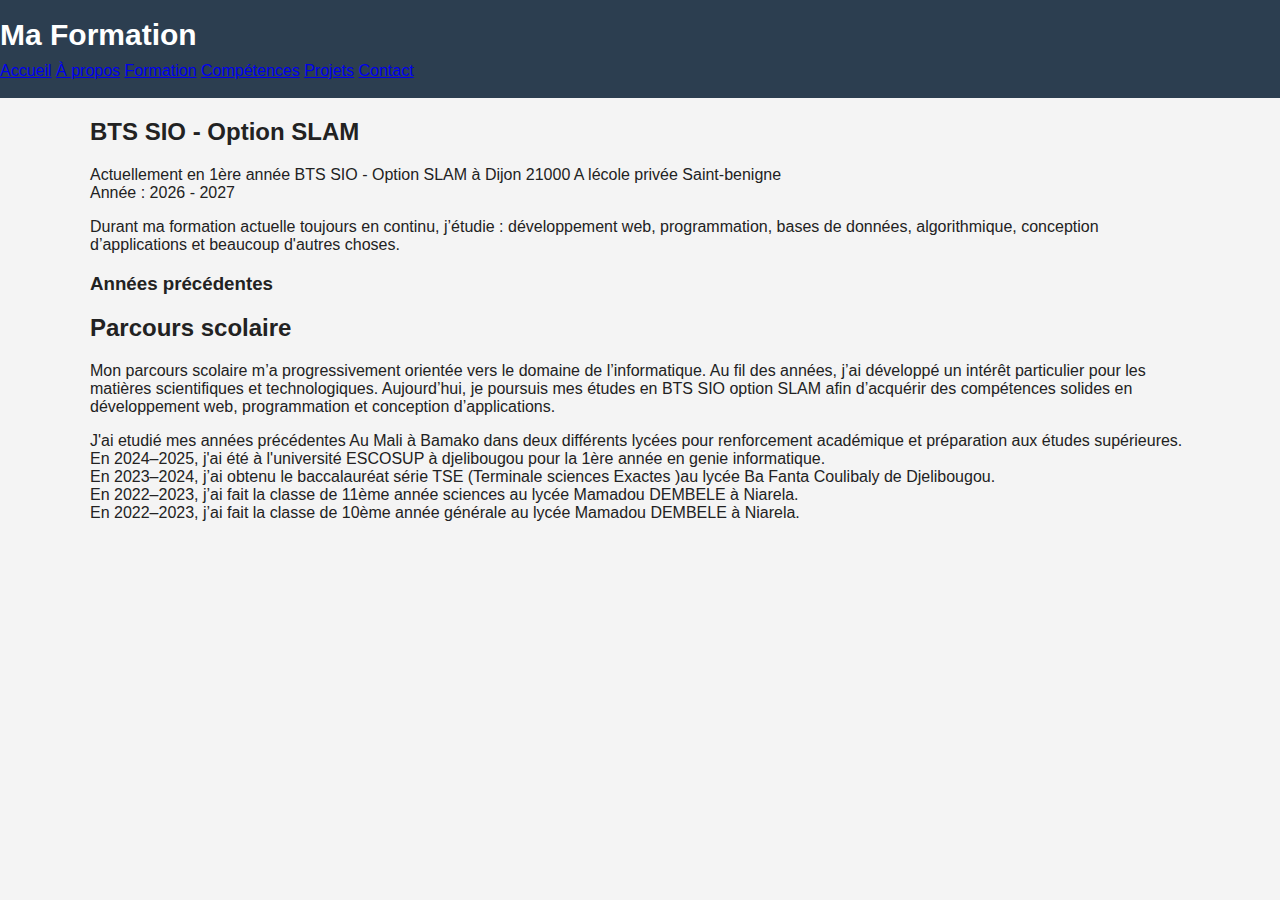
<file: site/formation.html>
<!DOCTYPE html>
<html>
<head>
    <meta charset="UTF-8">
    <title>Formation</title>
    <link rel="stylesheet" href="styles.css">
</head>
<body>

<header>
    <h1>Ma Formation</h1>
    <nav>
        <a href="index.html">Accueil</a>
        <a href="apropos.html">À propos</a>
        <a href="formation.html">Formation</a>
        <a href="competences.html">Compétences</a>
        <a href="projets.html">Projets</a>
        <a href="contact.html">Contact</a>
    </nav>
</header>

<div class="container">
    <h2>BTS SIO - Option SLAM </h2>
    <p>Actuellement en 1ère année BTS SIO - Option SLAM à Dijon 21000 A lécole privée Saint-benigne <br> Année : 2026 - 2027</p>

    <p>
        Durant ma formation actuelle toujours en continu, j’étudie :
        développement web, programmation, bases de données,
        algorithmique, conception d’applications et beaucoup d'autres choses.
    </p>

    <h3>Années précédentes</h3>
     <h2>Parcours scolaire</h2>
    <p>
        Mon parcours scolaire m’a progressivement orientée vers le domaine 
        de l’informatique. Au fil des années, j’ai développé un intérêt 
        particulier pour les matières scientifiques et technologiques.
        Aujourd’hui, je poursuis mes études en BTS SIO option SLAM afin 
        d’acquérir des compétences solides en développement web, 
        programmation et conception d’applications.
    </p>
    <p>
        J'ai etudié mes années précédentes Au Mali à Bamako dans deux différents lycées pour renforcement académique
        et préparation aux études supérieures.<br>
        En 2024–2025, j'ai été à l'université ESCOSUP à djelibougou pour la 1ère année en genie informatique.<br>
        En 2023–2024, j’ai obtenu le baccalauréat série TSE (Terminale sciences Exactes )au lycée Ba Fanta Coulibaly de Djelibougou.<br>
        En 2022–2023, j’ai fait la classe de 11ème année sciences au lycée Mamadou DEMBELE à Niarela.<br>
        En 2022–2023, j’ai fait la classe de 10ème année générale au lycée Mamadou DEMBELE à Niarela.<br>
    </p>
</div>

</body>
</html>
</file>
<file: docs/styles.css>
/* =========================
   BASE
========================= */
* {
  box-sizing: border-box;
}

body {
  font-family: Arial, sans-serif;
  margin: 0;
  background: #f4f4f4;
  color: #222;
}

.container {
  width: 90%;
  max-width: 1100px;
  margin: 0 auto;
}

/* =========================
   HEADER + MENU
========================= */
header {
  background: #2c3e50;
  color: #fff;
  padding: 18px 0;
}

.hero-header {
  background: linear-gradient(180deg, #2c3e50 0%, #263646 100%);
  padding: 30px 0 22px;
}

h1 {
  margin: 0 0 10px;
  font-size: 30px;
}

.hero-subtitle {
  margin: 0 0 14px;
  opacity: 0.95;
  line-height: 1.5;
}

/* Menu */
.menu {
  display: flex;
  flex-wrap: wrap;
  gap: 10px;
  justify-content: center;
  margin-top: 10px;
}

.menu a {
  color: white;
  text-decoration: none;
  font-weight: bold;
  padding: 8px 12px;
  border-radius: 10px;
  background: rgba(255, 255, 255, 0.14);
  transition: 0.2s;
}

.menu a:hover {
  background: rgba(255, 255, 255, 0.24);
}

.menu .active {
  background: white;
  color: #2c3e50;
}

/* =========================
   MAIN / SECTIONS
========================= */
main {
  padding: 28px 0;
}

.section {
  margin: 32px 0;
}

.section h2 {
  margin: 0 0 12px;
  font-size: 22px;
}

/* =========================
   CARDS (corrige les “gros carrés blancs”)
========================= */
.card {
  background: rgba(255, 255, 255, 0.93);
  padding: 18px;
  border-radius: 14px;
  box-shadow: 0 6px 20px rgba(0, 0, 0, 0.10);
  border: 1px solid rgba(255, 255, 255, 0.45);
  margin: 14px 0;
}

.card h2, .card h3 {
  margin-top: 0;
}

/* Cartes sur l’accueil */
.hero-cards {
  display: grid;
  grid-template-columns: 1fr;   /* ✅ une colonne = plus clair */
  gap: 14px;
  margin-top: 18px;
  align-items: start;
}

/* =========================
   MINI CARDS / GRIDS
========================= */
.grid-3 {
  display: grid;
  grid-template-columns: 1fr;
  gap: 14px;
}

.grid-2 {
  display: grid;
  grid-template-columns: 1fr;
  gap: 14px;
}

.mini-card {
  background: white;
  padding: 14px;
  border-radius: 14px;
  box-shadow: 0 6px 18px rgba(0, 0, 0, 0.08);
  border: 1px solid rgba(0, 0, 0, 0.06);
}

.mini-card h3 {
  margin-top: 0;
}

/* =========================
   BOUTONS
========================= */
.hero-buttons {
  margin-top: 14px;
  display: flex;
  gap: 12px;
  justify-content: center;
  flex-wrap: wrap;
}

.btn {
  display: inline-block;
  background: #1a73e8;
  color: white;
  padding: 10px 14px;
  border-radius: 12px;
  text-decoration: none;
  font-weight: bold;
  transition: 0.2s;
}

.btn:hover {
  transform: translateY(-1px);
  opacity: 0.95;
}

.btn-outline {
  background: transparent;
  border: 2px solid white;
}


.quick-links a {
  display: inline-block;
  margin-right: 15px;
  margin-top: 10px;
  color: #2c3e50;
  font-weight: bold;
  text-decoration: none;
}

.quick-links a:hover {
  text-decoration: underline;
}

label {
  display: block;
  margin-top: 10px;
  font-weight: bold;
}

input, textarea {
  width: 100%;
  padding: 10px;
  margin-top: 6px;
  border-radius: 10px;
  border: 1px solid #ccc;
  font-family: inherit;
}

button {
  margin-top: 12px;
  padding: 10px 14px;
  border: none;
  background: #2c3e50;
  color: white;
  border-radius: 10px;
  font-weight: bold;
  cursor: pointer;
  transition: 0.2s;
}

button:hover {
  background: #1a252f;
}

.result {
  margin-top: 12px;
  font-weight: bold;
}


video {
  max-width: 100%;
  border-radius: 12px;
}

.photo {
  width: 220px;
  max-width: 100%;
  border-radius: 14px;
  box-shadow: 0 6px 18px rgba(0,0,0,0.12);
}

footer {
  background: #fff;
  border-top: 1px solid #ddd;
  padding: 18px 0;
  margin-top: 30px;
  text-align: center;
}


@media (min-width: 900px) {
  .hero-cards {
    grid-template-columns: repeat(3, 1fr); /* ✅ 3 colonnes sur grand écran */
  }

  .grid-3 {
    grid-template-columns: repeat(3, 1fr);
  }

  .grid-2 {
    grid-template-columns: repeat(2, 1fr);
  }
}
/* =========================
   FIX LISIBILITÉ DES CARTES
========================= */

/* Forcer le texte des cartes en foncé (sinon il devient blanc et on ne le voit pas) */
.card {
  color: #1f1f1f;  /* texte lisible */
}

/* Titres dans les cartes */
.card h2, .card h3 {
  color: #0f2e3d;  /* bleu foncé */
}

/* Paragraphes et listes dans les cartes */
.card p, .card li {
  color: #333333;
}
.header-right {
    display: flex;
    flex-direction: column;
    align-items: center;
    justify-content: center;
}

.profile-photo {
    width: 220px;
    height: 220px;
    object-fit: cover;
    border-radius: 50%;
    border: 5px solid white;
    box-shadow: 0 8px 25px rgba(0, 0, 0, 0.3);
    transition: transform 0.6s ease, box-shadow 0.4s ease;
    cursor: pointer;
}

.profile-photo:hover {
    transform: rotate(8deg) scale(1.05);
    box-shadow: 0 12px 35px rgba(0, 0, 0, 0.5);
}

.annotation {
    margin-top: 15px;
    font-weight: 500;
    color: white;
    text-align: center;
}
.subtitle {
  color: #666;
  margin-bottom: 15px;
}

.liste-avis {
  margin-top: 20px;
}

.avis-item {
  background: #f5f7fa;
  padding: 12px;
  border-radius: 8px;
  margin-bottom: 10px;
}

.message {
  margin-top: 10px;
}


/* ================== AVIS ================== */
.liste-avis{
margin-top:20px;
display:flex;
flex-direction:column;
gap:12px;
}

.avis-item{
background:white;
padding:15px;
border-radius:10px;
box-shadow:0 4px 12px rgba(0,0,0,0.08);
border-left:4px solid #4f7cff;
}

.avis-item strong{
color:#4f7cff;
}

.avis-item p{
margin:5px 0 0 0;
color:#444;
}

/* ================== STYLE PDF ================== */
.doc-link{
  display:inline-block;
  margin-top:10px;
  margin-right:10px;
  padding:10px 16px;
  background:#f4f7ff;
  color:#355edb !important;
  text-decoration:none !important;
  border-radius:8px;
  font-weight:600;
  box-shadow:0 3px 10px rgba(0,0,0,0.08);
  transition:all 0.3s ease;
}

.doc-link:hover{
  background:#4f7cff;
  color:white !important;
  transform:translateY(-2px);
  box-shadow:0 6px 14px rgba(0,0,0,0.12);
}

.doc-link::before{
  content:"📄 ";
}
</file>
<file: site/styles.css>
/* =========================
   BASE
========================= */
* {
  box-sizing: border-box;
}

body {
  font-family: Arial, sans-serif;
  margin: 0;
  background: #f4f4f4;
  color: #222;
}

.container {
  width: 90%;
  max-width: 1100px;
  margin: 0 auto;
}

/* =========================
   HEADER + MENU
========================= */
header {
  background: #2c3e50;
  color: #fff;
  padding: 18px 0;
}

.hero-header {
  background: linear-gradient(180deg, #2c3e50 0%, #263646 100%);
  padding: 30px 0 22px;
}

h1 {
  margin: 0 0 10px;
  font-size: 30px;
}

.hero-subtitle {
  margin: 0 0 14px;
  opacity: 0.95;
  line-height: 1.5;
}

/* Menu */
.menu {
  display: flex;
  flex-wrap: wrap;
  gap: 10px;
  justify-content: center;
  margin-top: 10px;
}

.menu a {
  color: white;
  text-decoration: none;
  font-weight: bold;
  padding: 8px 12px;
  border-radius: 10px;
  background: rgba(255, 255, 255, 0.14);
  transition: 0.2s;
}

.menu a:hover {
  background: rgba(255, 255, 255, 0.24);
}

.menu .active {
  background: white;
  color: #2c3e50;
}

/* =========================
   MAIN / SECTIONS
========================= */
main {
  padding: 28px 0;
}

.section {
  margin: 32px 0;
}

.section h2 {
  margin: 0 0 12px;
  font-size: 22px;
}

/* =========================
   CARDS (corrige les “gros carrés blancs”)
========================= */
.card {
  background: rgba(255, 255, 255, 0.93);
  padding: 18px;
  border-radius: 14px;
  box-shadow: 0 6px 20px rgba(0, 0, 0, 0.10);
  border: 1px solid rgba(255, 255, 255, 0.45);
  margin: 14px 0;
}

.card h2, .card h3 {
  margin-top: 0;
}

/* Cartes sur l’accueil */
.hero-cards {
  display: grid;
  grid-template-columns: 1fr;   /* ✅ une colonne = plus clair */
  gap: 14px;
  margin-top: 18px;
  align-items: start;
}

/* =========================
   MINI CARDS / GRIDS
========================= */
.grid-3 {
  display: grid;
  grid-template-columns: 1fr;
  gap: 14px;
}

.grid-2 {
  display: grid;
  grid-template-columns: 1fr;
  gap: 14px;
}

.mini-card {
  background: white;
  padding: 14px;
  border-radius: 14px;
  box-shadow: 0 6px 18px rgba(0, 0, 0, 0.08);
  border: 1px solid rgba(0, 0, 0, 0.06);
}

.mini-card h3 {
  margin-top: 0;
}

/* =========================
   BOUTONS
========================= */
.hero-buttons {
  margin-top: 14px;
  display: flex;
  gap: 12px;
  justify-content: center;
  flex-wrap: wrap;
}

.btn {
  display: inline-block;
  background: #1a73e8;
  color: white;
  padding: 10px 14px;
  border-radius: 12px;
  text-decoration: none;
  font-weight: bold;
  transition: 0.2s;
}

.btn:hover {
  transform: translateY(-1px);
  opacity: 0.95;
}

.btn-outline {
  background: transparent;
  border: 2px solid white;
}


.quick-links a {
  display: inline-block;
  margin-right: 15px;
  margin-top: 10px;
  color: #2c3e50;
  font-weight: bold;
  text-decoration: none;
}

.quick-links a:hover {
  text-decoration: underline;
}

label {
  display: block;
  margin-top: 10px;
  font-weight: bold;
}

input, textarea {
  width: 100%;
  padding: 10px;
  margin-top: 6px;
  border-radius: 10px;
  border: 1px solid #ccc;
  font-family: inherit;
}

button {
  margin-top: 12px;
  padding: 10px 14px;
  border: none;
  background: #2c3e50;
  color: white;
  border-radius: 10px;
  font-weight: bold;
  cursor: pointer;
  transition: 0.2s;
}

button:hover {
  background: #1a252f;
}

.result {
  margin-top: 12px;
  font-weight: bold;
}


video {
  max-width: 100%;
  border-radius: 12px;
}

.photo {
  width: 220px;
  max-width: 100%;
  border-radius: 14px;
  box-shadow: 0 6px 18px rgba(0,0,0,0.12);
}

footer {
  background: #fff;
  border-top: 1px solid #ddd;
  padding: 18px 0;
  margin-top: 30px;
  text-align: center;
}


@media (min-width: 900px) {
  .hero-cards {
    grid-template-columns: repeat(3, 1fr); /* ✅ 3 colonnes sur grand écran */
  }

  .grid-3 {
    grid-template-columns: repeat(3, 1fr);
  }

  .grid-2 {
    grid-template-columns: repeat(2, 1fr);
  }
}
/* =========================
   FIX LISIBILITÉ DES CARTES
========================= */

/* Forcer le texte des cartes en foncé (sinon il devient blanc et on ne le voit pas) */
.card {
  color: #1f1f1f;  /* texte lisible */
}

/* Titres dans les cartes */
.card h2, .card h3 {
  color: #0f2e3d;  /* bleu foncé */
}

/* Paragraphes et listes dans les cartes */
.card p, .card li {
  color: #333333;
}
.header-right {
    display: flex;
    flex-direction: column;
    align-items: center;
    justify-content: center;
}

.profile-photo {
    width: 220px;
    height: 220px;
    object-fit: cover;
    border-radius: 50%;
    border: 5px solid white;
    box-shadow: 0 8px 25px rgba(0, 0, 0, 0.3);
    transition: transform 0.6s ease, box-shadow 0.4s ease;
    cursor: pointer;
}

.profile-photo:hover {
    transform: rotate(8deg) scale(1.05);
    box-shadow: 0 12px 35px rgba(0, 0, 0, 0.5);
}

.annotation {
    margin-top: 15px;
    font-weight: 500;
    color: white;
    text-align: center;
}
</file>
